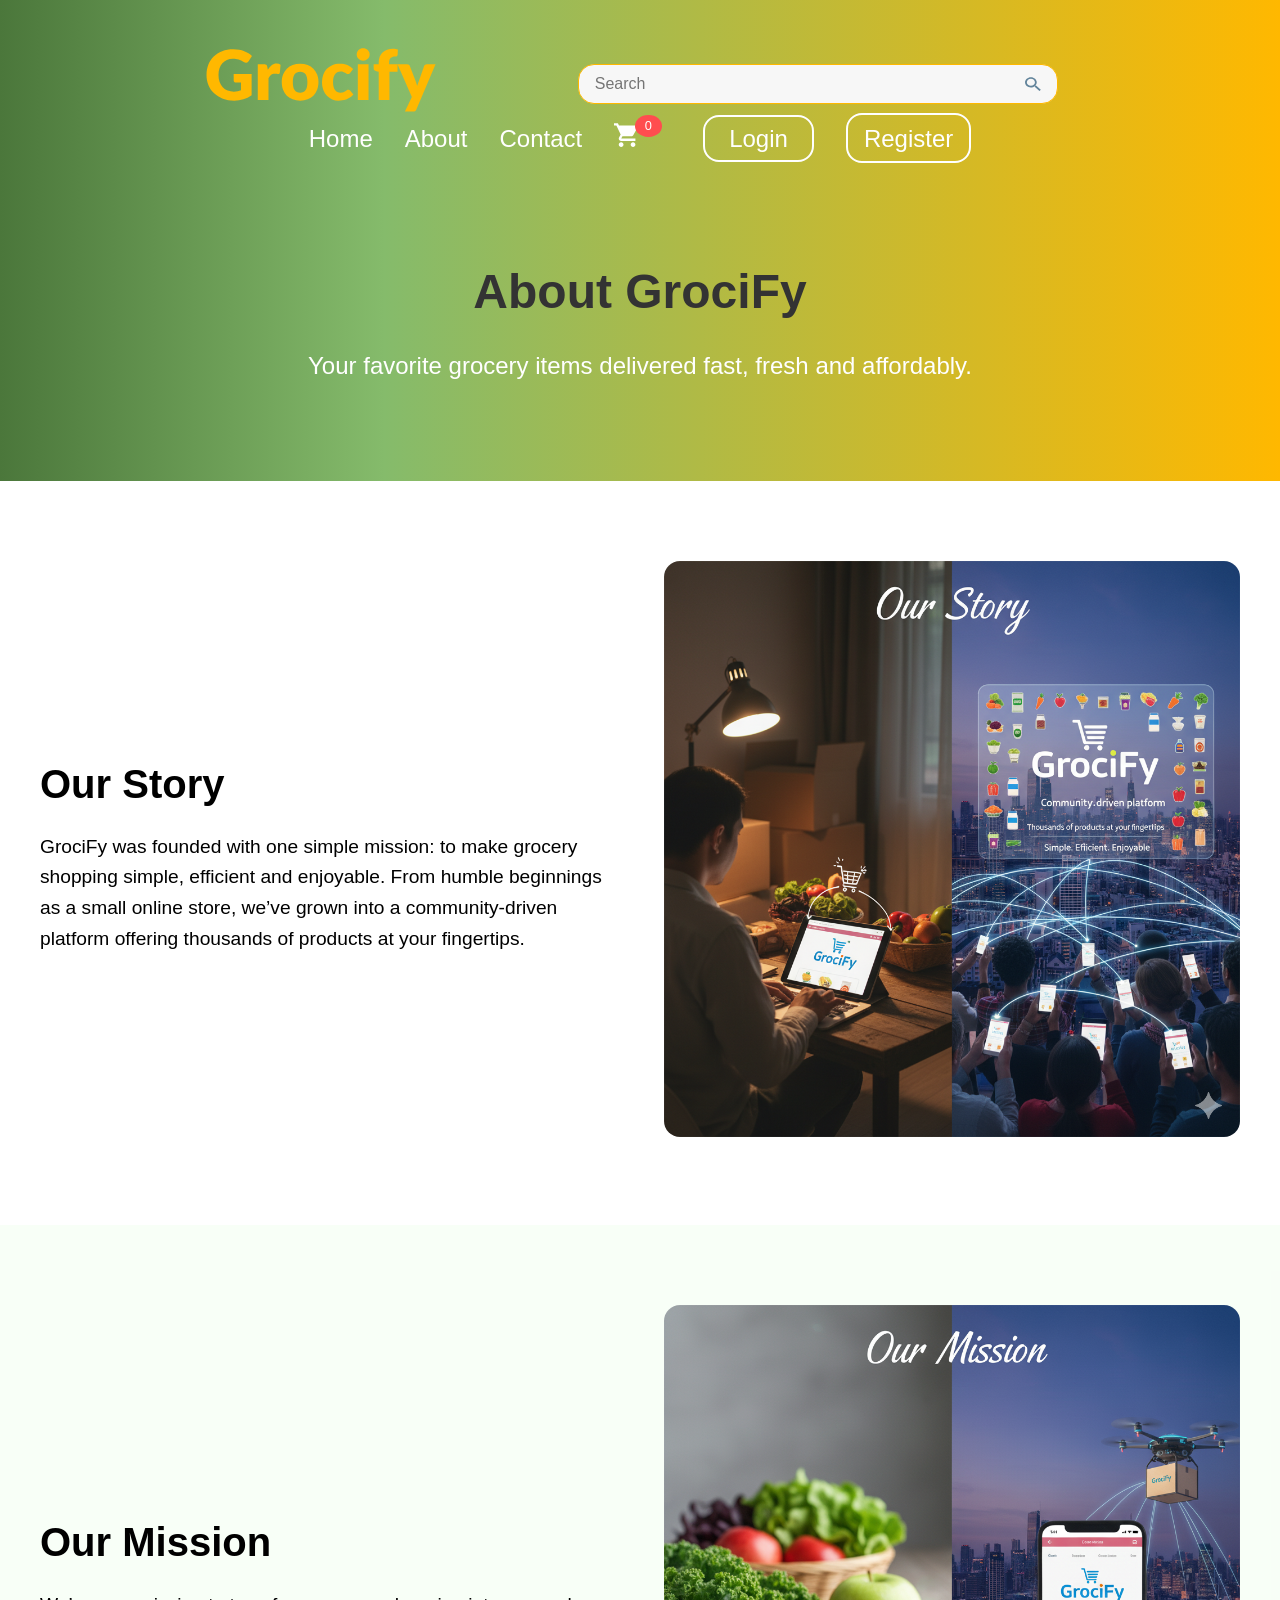
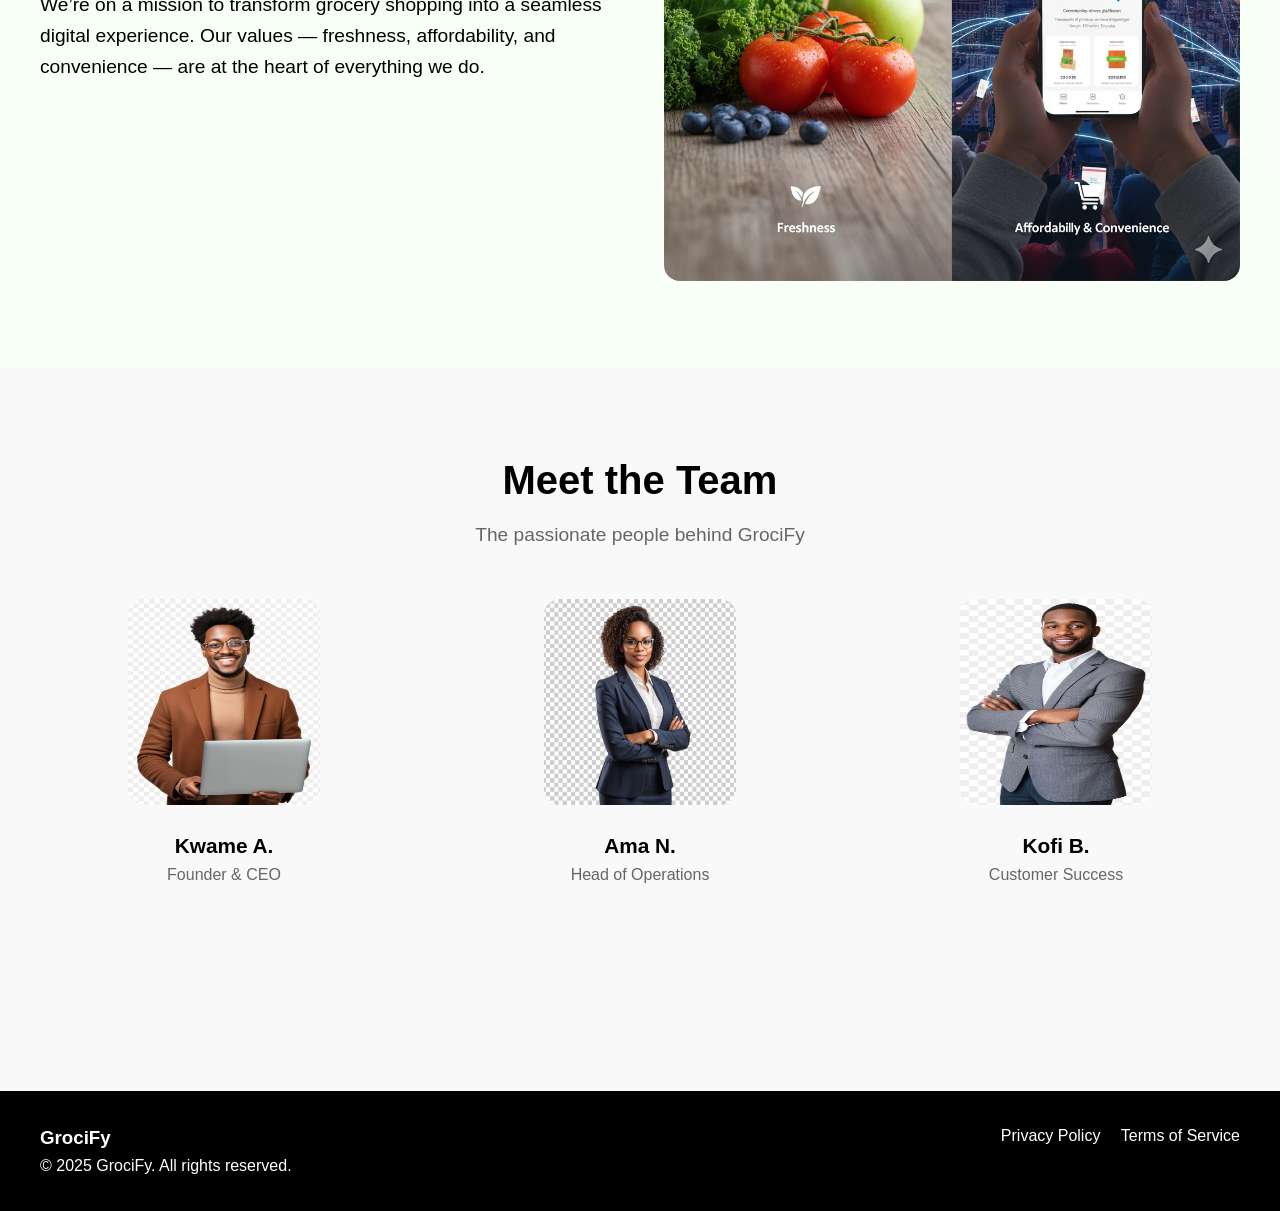
<file: about.html>
<!DOCTYPE html>
<html lang="en">
  <head>
    <meta charset="UTF-8" />
    <meta name="viewport" content="width=device-width, initial-scale=1.0" />
    <title>About Us - GrociFy</title>
    <link rel="stylesheet" href="styles/styles.css" />
    <link rel="stylesheet" href="styles/nav.css" />
    <link rel="stylesheet" href="styles/about.css" />
    <link rel="stylesheet" href="styles/sign-In.css" />
    <script src="cart.js" defer></script>
  </head>
  <body>
    <div class="nav-hero-wrapper">
      <header>
        <div class="nav-container">
          <nav class="navbar">
            <a href="#" class="logo">
              <img src="images/Grocify.svg" alt="GrociFy Logo" />
            </a>

            <div class="search-container">
              <input type="text" class="search-input" placeholder="Search" />
              <img
                src="images/Vector.svg"
                alt="Search icon"
                class="search-icon"
              />
            </div>

            <ul class="nav-links">
              <li><a href="index.html" class="nav-link nav-link1">Home</a></li>
              <li><a href="about.html" class="nav-link nav-link1">About</a></li>
              <li>
                <a href="contact.html" class="nav-link nav-link1">Contact</a>
              </li>
              <li>
                <a href="cart.html" class="nav-link">
                  <img src="images/Vector (1).svg" alt="Cart" id="cart-icon" />
                  <span class="cart-count" id="cart-count">0</span>
                </a>
              </li>
              <li>
                <a href="#" class="login-btn" id="loginbtn">Login</a>
              </li>
              <li>
                <a href="register.html" class="register-btn" id="reg-btn"
                  >Register</a
                >
              </li>
            </ul>
          </nav>
        </div>
      </header>

      <!-- ABOUT HERO -->
      <section class="about-hero">
        <div class="about-hero-content">
          <h1>About GrociFy</h1>
          <p>
            Your favorite grocery items delivered fast, fresh and affordably.
          </p>
        </div>
      </section>
    </div>

    <!-- OUR STORY -->
    <section class="about-section">
      <div class="about-container">
        <div class="about-text">
          <h2>Our Story</h2>
          <p>
            GrociFy was founded with one simple mission: to make grocery
            shopping simple, efficient and enjoyable. From humble beginnings as
            a small online store, we’ve grown into a community-driven platform
            offering thousands of products at your fingertips.
          </p>
        </div>
        <div class="about-image">
          <img
            src="images\Gemini_Generated_Image_hqcd2mhqcd2mhqcd.png"
            alt="Our Story"
          />
        </div>
      </div>
    </section>

    <!-- MISSION & VALUES -->
    <section class="about-section light-bg">
      <div class="about-container reverse">
        <div class="about-image">
          <img
            src="images\Gemini_Generated_Image_h7ezskh7ezskh7ez.png"
            alt="Our Mission"
          />
        </div>
        <div class="about-text">
          <h2>Our Mission</h2>
          <p>
            We’re on a mission to transform grocery shopping into a seamless
            digital experience. Our values — freshness, affordability, and
            convenience — are at the heart of everything we do.
          </p>
        </div>
      </div>
    </section>

    <!-- TEAM -->
    <section class="about-team">
      <div class="team-header">
        <h2>Meet the Team</h2>
        <p>The passionate people behind GrociFy</p>
      </div>
      <div class="team-grid">
        <div class="team-member">
          <img src="images\Download free png of PNG Man using holding laptop computer portrait adult about man laptop, african american laptop, happy man png, african, and young 13164030.jpg" alt="Team Member" />
          <h3>Kwame A.</h3>
          <p>Founder & CEO</p>
        </div>
        <div class="team-member">
          <img src="images\A woman wearing glasses and a gray suit stands in front of a crossword puzzle _ Premium AI-generated PSD.jpg" alt="Team Member" />
          <h3>Ama N.</h3>
          <p>Head of Operations</p>
        </div>
        <div class="team-member">
          <img src="images\Download premium png of PNG Business man portrait suit businessman background_ by Tung about business man png, executive man png, portrait professional, blazer, and man standing cross armed png 15558506.jpg" alt="Team Member" />
          <h3>Kofi B.</h3>
          <p>Customer Success</p>
        </div>
      </div>
    </section>

    <!-- FOOTER -->
    <footer class="footer">
      <div class="footer-container">
        <div class="footer-left">
          <h3>GrociFy</h3>
          <p>&copy; 2025 GrociFy. All rights reserved.</p>
        </div>
        <div class="footer-links">
          <a href="privacy.html">Privacy Policy</a>
          <a href="terms.html">Terms of Service</a>
        </div>
      </div>
    </footer>

    <div class="modal-overlay" id="login-modal">
      <div class="form-container">
        <button class="close-btn" id="close-modal-btn">
          <i class="fa-solid fa-xmark"></i>
        </button>

        <h1 id="sign-in-title">Sign In</h1>

        <form action="/login" method="POST">
          <div class="input_field">
            <i class="fa-solid fa-envelope"></i>
            <input
              type="email"
              id="email"
              name="email"
              placeholder="Email"
              required
            />
            <div class="error-message"></div>
          </div>
          <div class="input_field password_field">
            <input
              type="password"
              id="password"
              name="password"
              placeholder="Password"
              required
            />
            <i
              class="fa-regular fa-eye"
              id="togglePassword"
              style="cursor: pointer"
            ></i>
            <div class="error-message"></div>
          </div>

          <p id="forgot-password">
            Lost your password? <a href="#">Click here</a>
          </p>
          <br />

          <div class="btn-container">
            <button class="submit-btn" type="submit" id="sign-in-btn">
              Sign In
            </button>
          </div>
        </form>
      </div>
    </div>
  </body>
</html>
</file>
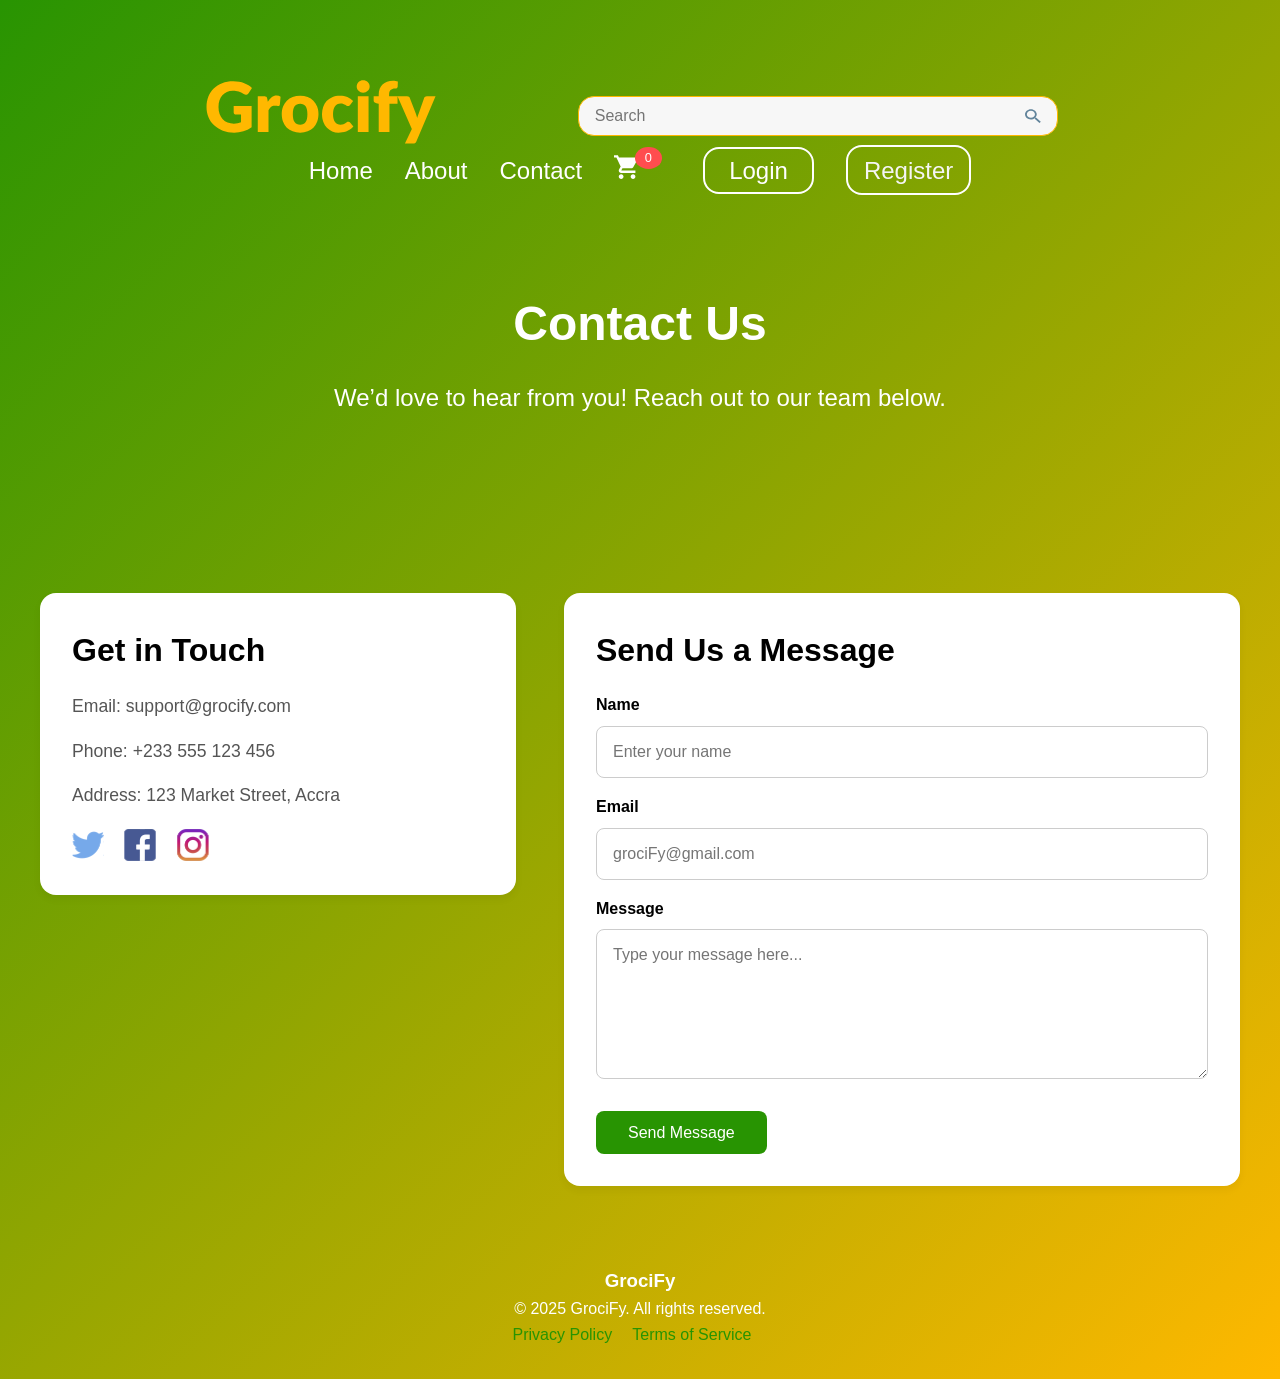
<file: contact.html>
<!DOCTYPE html>
<html lang="en">
  <head>
    <meta charset="UTF-8" />
    <meta name="viewport" content="width=device-width, initial-scale=1.0" />
    <title>Contact Us - GrociFy</title>
    <link rel="stylesheet" href="styles/styles.css" />
    <link rel="stylesheet" href="styles/nav.css" />
    <link rel="stylesheet" href="styles/contact.css" />
    <script src="cart.js" defer></script>
  </head>
  <body>
    <div class="contact-hero-wrapper">
      <header class="navbar-container">
        <nav class="navbar">
          <a href="#" class="logo">
            <img src="images/Grocify.svg" alt="GrociFy Logo" />
          </a>

          <div class="search-container">
            <input type="text" class="search-input" placeholder="Search" />
            <img
              src="images/Vector.svg"
              alt="Search icon"
              class="search-icon"
            />
          </div>

          <ul class="nav-links">
            <li><a href="index.html" class="nav-link nav-link1">Home</a></li>
            <li><a href="about.html" class="nav-link nav-link1">About</a></li>
            <li>
              <a href="contact.html" class="nav-link nav-link1">Contact</a>
            </li>
            <li>
              <a href="cart.html" class="nav-link">
                <img src="images/Vector (1).svg" alt="Cart" id="cart-icon" />
                <span class="cart-count" id="cart-count">0</span>
              </a>
            </li>
            <li>
              <a href="#" class="login-btn" id="open-login-modal">Login</a>
            </li>
            <li>
              <a href="register.html" class="register-btn" id="reg-btn"
                >Register</a
              >
            </li>
          </ul>
        </nav>
      </header>

      <!-- CONTACT HERO -->
      <section class="contact-hero">
        <div class="contact-hero-content">
          <h1>Contact Us</h1>
          <p>We’d love to hear from you! Reach out to our team below.</p>
        </div>
      </section>
    </div>

    <!-- CONTACT SECTION -->
    <section class="contact-section">
      <div class="contact-container">
        <div class="contact-info">
          <h2>Get in Touch</h2>
          <p>Email: support@grocify.com</p>
          <p>Phone: +233 555 123 456</p>
          <p>Address: 123 Market Street, Accra</p>
          <div class="social-links">
            <a href="https://www.facebook.com/Meta"
              ><img src="images/image 3.svg" alt="Social Icon 3"
            /></a>
            <a href="https://twitter.com/Meta"
              ><img src="images/image 2.svg" alt="Social Icon 2"
            /></a>
            <a href="https://www.instagram.com/Meta"
              ><img src="images/image 1.svg" alt="Social Icon 1"
            /></a>
          </div>
        </div>

        <div class="contact-form">
          <h2>Send Us a Message</h2>
          <form action="https://api.web3forms.com/submit" method="post">
            <input
              type="hidden"
              name="access_key"
              value="b75ffd1e-2413-4a61-9b41-6971d744ee7a"
            />

            <div class="form-group">
              <label for="name">Name</label>
              <input
                type="text"
                id="name"
                name="name"
                placeholder="Enter your name"
              />
            </div>
            <div class="form-group">
              <label for="email">Email</label>
              <input
                type="email"
                id="email"
                name="email"
                placeholder="grociFy@gmail.com"
                required
              />
            </div>
            <div class="form-group">
              <label for="message">Message</label>
              <textarea
                id="message"
                name="message"
                rows="5"
                placeholder="Type your message here..."
                required
              ></textarea>
            </div>
            <button type="submit" class="submit-btn">Send Message</button>
          </form>
        </div>
      </div>
    </section>

    <!-- FOOTER -->
    <footer class="footer">
      <div class="footer-container">
        <div class="footer-left">
          <h3>GrociFy</h3>
          <p>&copy; 2025 GrociFy. All rights reserved.</p>
        </div>
        <div class="footer-links">
          <a href="privacy.html">Privacy Policy</a>
          <a href="terms.html">Terms of Service</a>
        </div>
      </div>
    </footer>
  </body>
</html>
</file>
<file: styles/styles.css>
:root {
  --color-main-text: #000000;
  --color-text-light: #ffffff;
  --brand-gradient: linear-gradient(135deg, #289402 0%, #ffb800 100%);
  --color-list-marker: #289402;
  --color-button-green: #339944;
}

* {
    font-family: "Lato", sans-serif;
  box-sizing: border-box;
  margin: 0;
  padding: 0;
}

/* Basic body styles */
body {
  font-family: "Lato", sans-serif;
  line-height: 1.6;
  color: var(--color-main-text);
}

/* Reusable headings */
.section-heading {
  text-align: center;
  font-size: 2rem;
  font-weight: 700;
  margin-bottom: 2rem;
}
</file>
<file: styles/nav.css>
.navbar {
  display: flex;
  justify-content: space-evenly;
  align-items: center;
  flex-wrap: wrap;
  padding: 3rem 5rem 0rem 5rem;
}

.nav-container {
  margin: 0;
  padding-bottom: 0%;
}

.logo img {
  height: 4rem;
}

.search-container {
  display: flex;
  align-items: center;
  flex-grow: 1;
  max-width: 30rem;
  height: 2.5rem;
  border: 1px solid #ffb800;
  border-radius: 1rem;
  overflow: hidden;
  background-color: #f7f7f7;
  position: relative;
  z-index: 4;
  padding-right: 2rem;
  margin: 0 1rem;
}

.search-input {
  width: 100%;
  border: none;
  padding: 0.7rem 1rem;
  font-size: 1rem;
  outline: none;
  background-color: transparent;
}

.search-icon {
  position: absolute;
  width: 1rem;
  right: 1rem;
  pointer-events: none;
}

/* Navigation Links Styling */
.nav-links {
  list-style: none;
  display: flex;
  align-items: center;
  gap: 2rem;
  margin: 0;
  padding: 0;
}

.nav-links li a {
  text-decoration: none;
  font-weight: 500;
  font-size: 1.5rem;
  transition: color 0.3s ease;
}

.nav-link1 {
  color: var(--color-text-light);
}

/* Style for the cart icon */
.nav-links li a img {
  width: 1.5rem;
  height: 1.5rem;
}

.login-btn {
  background-color: #4b773b;
  color: var(--color-text-light);
  border: 2px solid var(--color-text-light);
  border-radius: 1rem;
  padding: 0.5rem 1.5rem;
}

.register-btn {
  background-color: var(--color-text-light);
  color: var(--color-list-marker);
  border-radius: 1rem;
  padding: 0.6rem 1rem;
}

.cart-count {
  background-color: #ff4d4f;
  color: #fff;
  border-radius: 50%;
  padding: 0.2rem 0.6rem;
  font-size: 0.8rem;
  position: relative;
  bottom: 1rem;
  right: 17%;
}

/* Search Bar Styling */
.search-container {
  display: flex;
  align-items: center;
  flex-grow: 1;
  max-width: 30rem;
  height: 2.5rem;
  border: 1px solid #ffb800;
  border-radius: 1rem;
  overflow: visible;
  background-color: #f7f7f7;
  position: relative;
  z-index: 4;
  padding-right: 2rem;
  margin: 0 1rem;
}

.search-input {
  width: 100%;
  border: none;
  padding: 0.7rem 1rem;
  font-size: 1rem;
  outline: none;
  background-color: transparent;
}

.search-icon {
  position: absolute;
  width: 1rem;
  right: 1rem;
  pointer-events: none;
}

.search-items {
  position: absolute;
  top: calc(100% + 0.5rem);
  left: 0;
  width: 100%;
  max-height: 18rem;
  overflow-y: auto;
  display: flex;
  flex-direction: column;
  gap: 0.5rem;
  padding: 0.5rem;
  background: transparent;
  z-index: 3;
}

.search-item {
  display: flex;
  align-items: center;
  background-color: #fafafa;
  border-radius: 12px;
  padding: 0.75rem;
  box-shadow: 0 2px 6px rgba(0, 0, 0, 0.05);
  transition: transform 0.2s ease, box-shadow 0.2s ease;
}

.search-item:hover {
  transform: translateY(-3px);
  box-shadow: 0 4px 10px rgba(0, 0, 0, 0.08);
}

#search-card-container.hidden {
  display: none;
}

.search-item.hide {
  display: none !important;
}

.search-item img {
  width: 64px;
  height: 64px;
  object-fit: cover;
  border-radius: 8px;
  margin-right: 1rem;
}

.search-item-details {
  flex: 1;
}

.search-item-details h3 {
  font-size: 1rem;
  color: #289402;
  margin-bottom: 0.25rem;
}

.search-item-details p {
  color: #333;
  font-weight: 600;
  margin-bottom: 0.5rem;
}
</file>
<file: styles/about.css>
body {
  font-family: "Lato", sans-serif;
}

.nav-hero-wrapper {
  background: linear-gradient(
    to right,
    #4B773B,
    #85bb6b 30%,
    #ffb800
  );;
  color: #fff;
  text-align: center;
}

#reg-btn {
  background: none;
  border: 2px solid var(--color-text-light);
  color: white;
}

#loginbtn {
  background: transparent;
}

.about-hero {
  font-family: "Lato", sans-serif;
  padding: 6rem 2rem;
}

.about-hero-content h1 {
  font-size: 3rem;
  font-weight: 700;
  margin-bottom: 1rem;
}

.about-hero-content p {
  font-size: 1.5rem;
}

.nav-links li a.active {
  color: #289402;
  font-weight: 600;
}

/* ABOUT SECTIONS */
.about-section {
  padding: 5rem 2rem;
}
.about-section.light-bg {
  background-color: rgba(43, 234, 12, 0.03);
}

.about-container {
  max-width: 1200px;
  margin: 0 auto;
  display: flex;
  flex-wrap: wrap;
  gap: 3rem;
  align-items: center;
}
.about-container.reverse {
  flex-direction: row-reverse;
}

.about-text {
  flex: 1 1 500px;
}
.about-text h2 {
  font-size: 2.5rem;
  margin-bottom: 1rem;
}
.about-text p {
  font-size: 1.2rem;
  line-height: 1.6;
}

.about-image {
  flex: 1 1 500px;
}
.about-image img {
  width: 100%;
  border-radius: 1rem;
}

/* TEAM */
.about-team {
  padding: 5rem 2rem;
  background-color: #f9f9f9;
  text-align: center;
}
.team-header h2 {
  font-size: 2.5rem;
  margin-bottom: 0.5rem;
}
.team-header p {
  font-size: 1.2rem;
  color: #666;
}
.team-grid {
  display: grid;
  grid-template-columns: repeat(auto-fit, minmax(220px, 1fr));
  gap: 2rem;
  margin-top: 3rem;
}
.team-member img {
  width: 50%;
  height: 50%;
  border-radius: 1rem;
}
.team-member h3 {
  margin-top: 1rem;
  font-size: 1.3rem;
}
.team-member p {
  color: #666;
  font-size: 1rem;
}

/* FOOTER (optional) */
.footer {
  background-color: #000;
  color: #fff;
  padding: 2rem;
}
.footer-container {
  max-width: 1200px;
  margin: 0 auto;
  display: flex;
  justify-content: space-between;
  flex-wrap: wrap;
}
.footer-links a {
  color: #fff;
  margin-left: 1rem;
  text-decoration: none;
}
.footer-links a:hover {
  text-decoration: underline;
}
</file>
<file: styles/sign-In.css>
* {
  margin: 0;
  padding: 0;
  box-sizing: border-box;
}

body {
  font-family: "Lato", sans-serif;
  min-height: 100vh;
}

/* MODAL OVERLAY STYLES */
.modal-overlay {
  position: fixed;
  top: 0;
  left: 0;
  width: 100%;
  height: 100%;
  background-color: rgba(0, 0, 0, 0.5);
  display: flex;
  align-items: center;
  justify-content: center;
  z-index: 1000;

  /* Initial state: Hidden */
  opacity: 0;
  visibility: hidden;
  pointer-events: none;
  transition: opacity 0.3s ease, visibility 0.3s ease;
}

.modal-overlay.visible {
  opacity: 1;
  visibility: visible;
  pointer-events: auto;
  backdrop-filter: blur(8px);
}

.form-container {
  max-width: 400px;
  width: 90%;
  position: fixed;
  display: flex;
  flex-direction: column;
  justify-content: center;
  background: rgba(255, 255, 255, 0.95);
  padding: 2rem;
  border-radius: 12px;
  box-shadow: 0 4px 20px rgba(0, 0, 0, 0.2);
}

.close-btn {
  position: absolute;
  top: 10px;
  right: 15px;
  background: none;
  border: none;
  font-size: 1.5rem;
  line-height: 1;
  cursor: pointer;
  color: #555;
  width: auto;
  padding: 0;
  transition: color 0.2s;
  z-index: 1001;
}

.close-btn:hover {
  color: #a72828;
}

/* Form styles */
h1 {
  text-align: center;
  margin-bottom: 1.5rem;
  font-size: 1.8rem;
  font-weight: 800;
  color: #333;
}

.input_field {
  position: relative;
  display: flex;
  flex-direction: column;
  margin-bottom: 2rem;
}

.input_field i {
  position: absolute;
  left: 12px;
  top: 0;
  margin-top: 1rem;
  color: #555;
  font-size: 1rem;
}

.input_field input {
  width: 100%;
  padding: 12px 12px 12px 40px;
  background: #f5f5f5;
  border: 1px solid #ddd;
  border-radius: 6px;
  font-size: 1rem;
  transition: border-color 0.3s ease, background-color 0.3s ease;
}

.input_field input:focus {
  background-color: #fff;
  outline: none;
}

.input_field.success input {
  border-color: #28a745;
}
.input_field.error input {
  border-color: red;
}
.input_field .error-message {
  color: red;
  font-size: 0.75rem;
}

#forgot-password {
  text-align: center;
  font-size: 0.9rem;
  margin-top: -5px;
  margin-bottom: 15px;
}

#forgot-password a {
  color: #28a745;
  text-decoration: none;
}

#forgot-password a:hover {
  text-decoration: underline;
}

button {
  width: 100%;
  padding: 0.8rem;
  background: #28a745;
  border: none;
  border-radius: 8px;
  color: #fff;
  font-size: 1rem;
  font-weight: 600;
  cursor: pointer;
  transition: background 0.3s ease;
}

.submit-btn:hover {
  background: #218838;
}
</file>
<file: styles/contact.css>
/* CONTACT HERO */
body {
  background: var(--brand-gradient);
  color: #fff;
  text-align: center;
  padding: 2rem 0;
}
.nav-container {
  margin-top: -5rem;
  padding: 0;
  width: 100rem;
  justify-content: space-between;
}

#reg-btn {
  background: none;
  border: 2px solid var(--color-text-light);
  color: #f5f5f5;
}

#open-login-modal {
  background: none;
}

.contact-hero {
  padding: 6rem 2rem;
}
.contact-hero-content h1 {
  font-size: 3rem;
  margin-bottom: 1rem;
}
.contact-hero-content p {
  font-size: 1.5rem;
}

/* CONTACT SECTION */
.contact-section {
  padding: 5rem 2rem;
  color: #000000;
  text-align: left;
}
.contact-container {
  max-width: 1200px;
  margin: 0 auto;
  display: flex;
  flex-wrap: wrap;
  gap: 3rem;
  align-items: flex-start;
}

.contact-info {
  flex: 1 1 400px;
  background-color: #fff;
  padding: 2rem;
  border-radius: 1rem;
  box-shadow: 0 4px 8px rgba(0, 0, 0, 0.05);
}

.contact-info h2 {
  font-size: 2rem;
  margin-bottom: 1rem;
}
.contact-info p {
  font-size: 1.1rem;
  line-height: 1.6;
  color: #555;
  margin-bottom: 1rem;
}

.social-links {
  margin-top: 1rem;
}
.social-links img {
  width: 2rem;
  height: 2rem;
  vertical-align: middle;
}

.social-links a {
  display: inline-block;
  margin-right: 1rem;
  font-size: 1.5rem;
  color: #289402;
  transition: color 0.3s ease;
}
.social-links a:hover {
  color: #ffb800;
}

/* CONTACT FORM */
.contact-form {
  flex: 1 1 600px;
  background-color: #fff;
  padding: 2rem;
  border-radius: 1rem;
  box-shadow: 0 4px 8px rgba(0, 0, 0, 0.05);
}

.form-group input:focus,
.form-group textarea:focus {
  border-color: #28a745;
  background-color: #fff;
  outline: none;
}

.contact-form h2 {
  font-size: 2rem;
  margin-bottom: 1rem;
}
.contact-form label {
  display: block;
  font-weight: 600;
  margin-top: 1rem;
  margin-bottom: 0.5rem;
}
.contact-form input,
.contact-form textarea {
  width: 100%;
  padding: 1rem;
  border: 1px solid #ccc;
  border-radius: 0.5rem;
  font-size: 1rem;
  outline: none;
}
.contact-form textarea {
  resize: vertical;
  min-height: 150px;
}
.contact-form button {
  display: inline-block;
  margin-top: 1.5rem;
  background-color: #289402;
  color: #fff;
  padding: 0.8rem 2rem;
  font-size: 1rem;
  border: none;
  border-radius: 0.5rem;
  cursor: pointer;
  transition: background-color 0.3s ease;
}
.contact-form button:hover {
  background-color: #ffb800;
}

.footer-links a {
  color: #289402;
  text-decoration: none;
  margin-right: 1rem;
}

/* RESPONSIVE */
@media (max-width: 768px) {
  .contact-container {
    flex-direction: column;
  }
}
</file>
